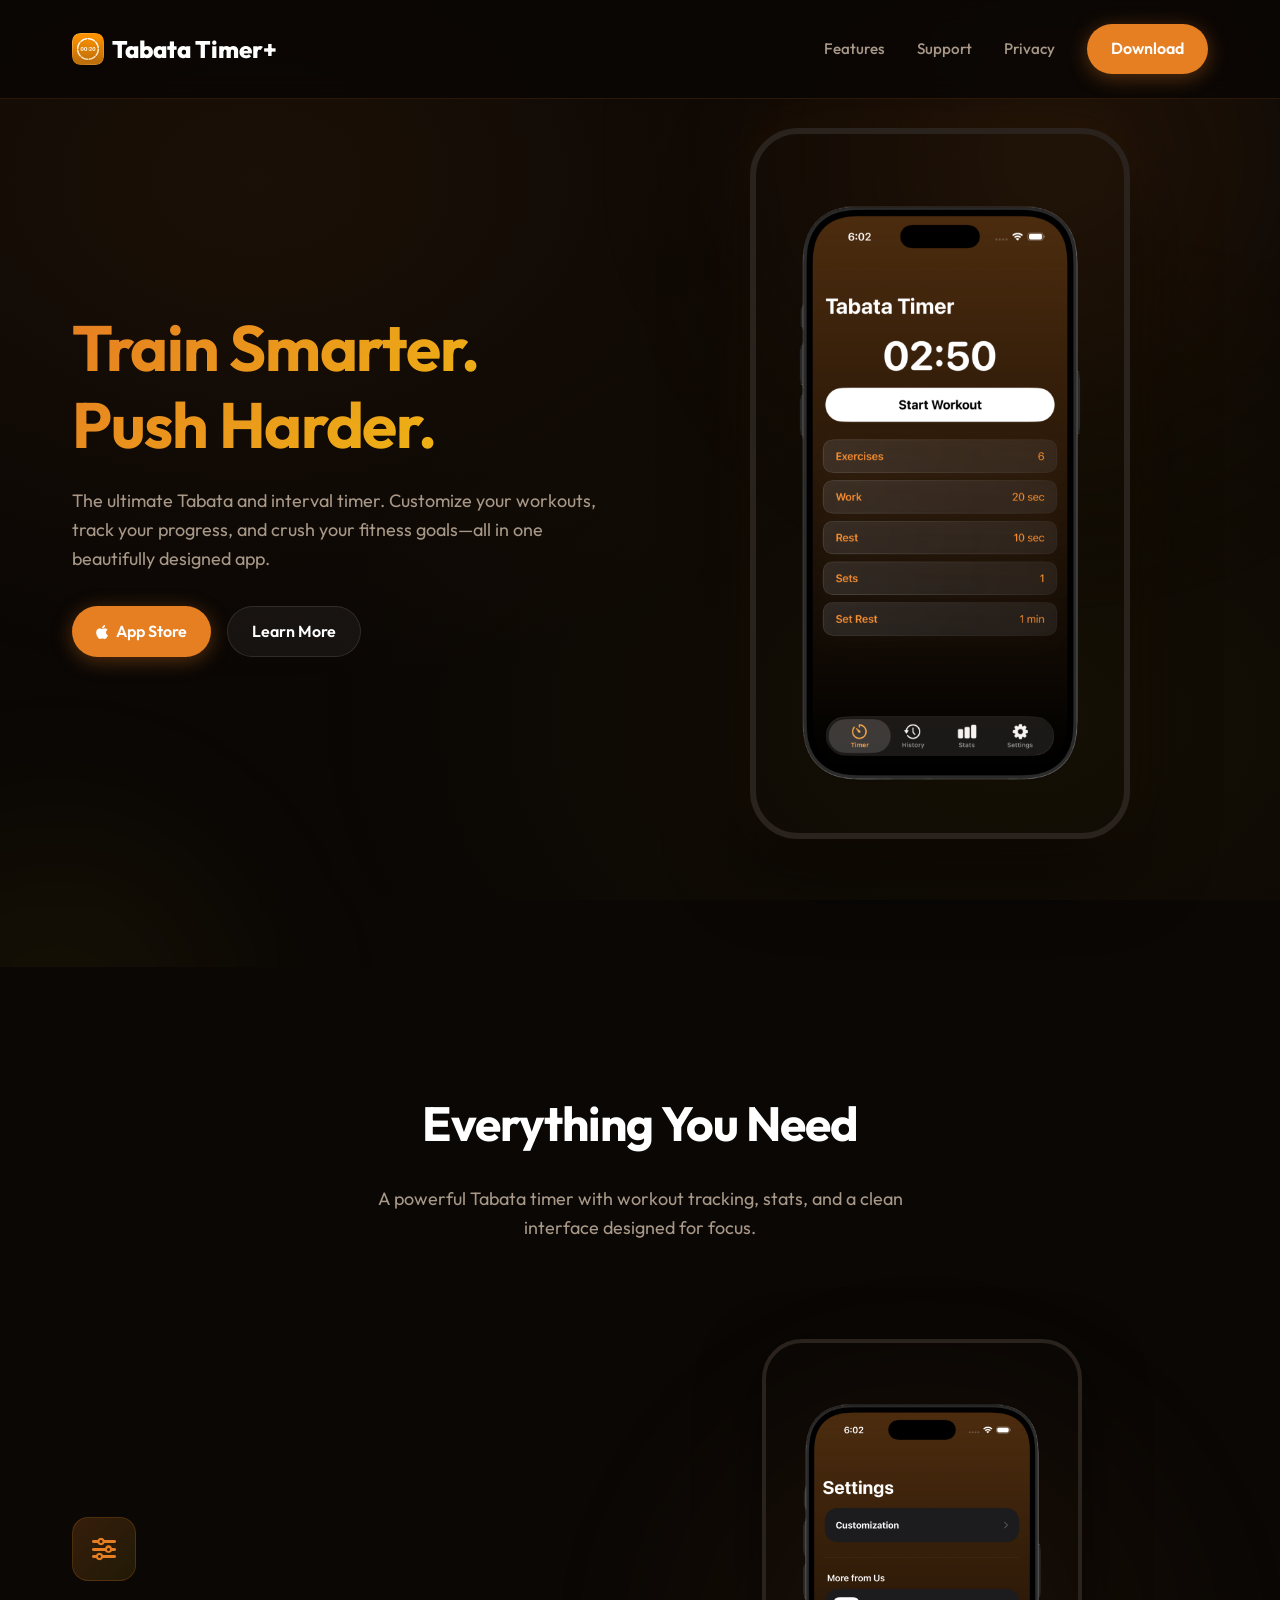
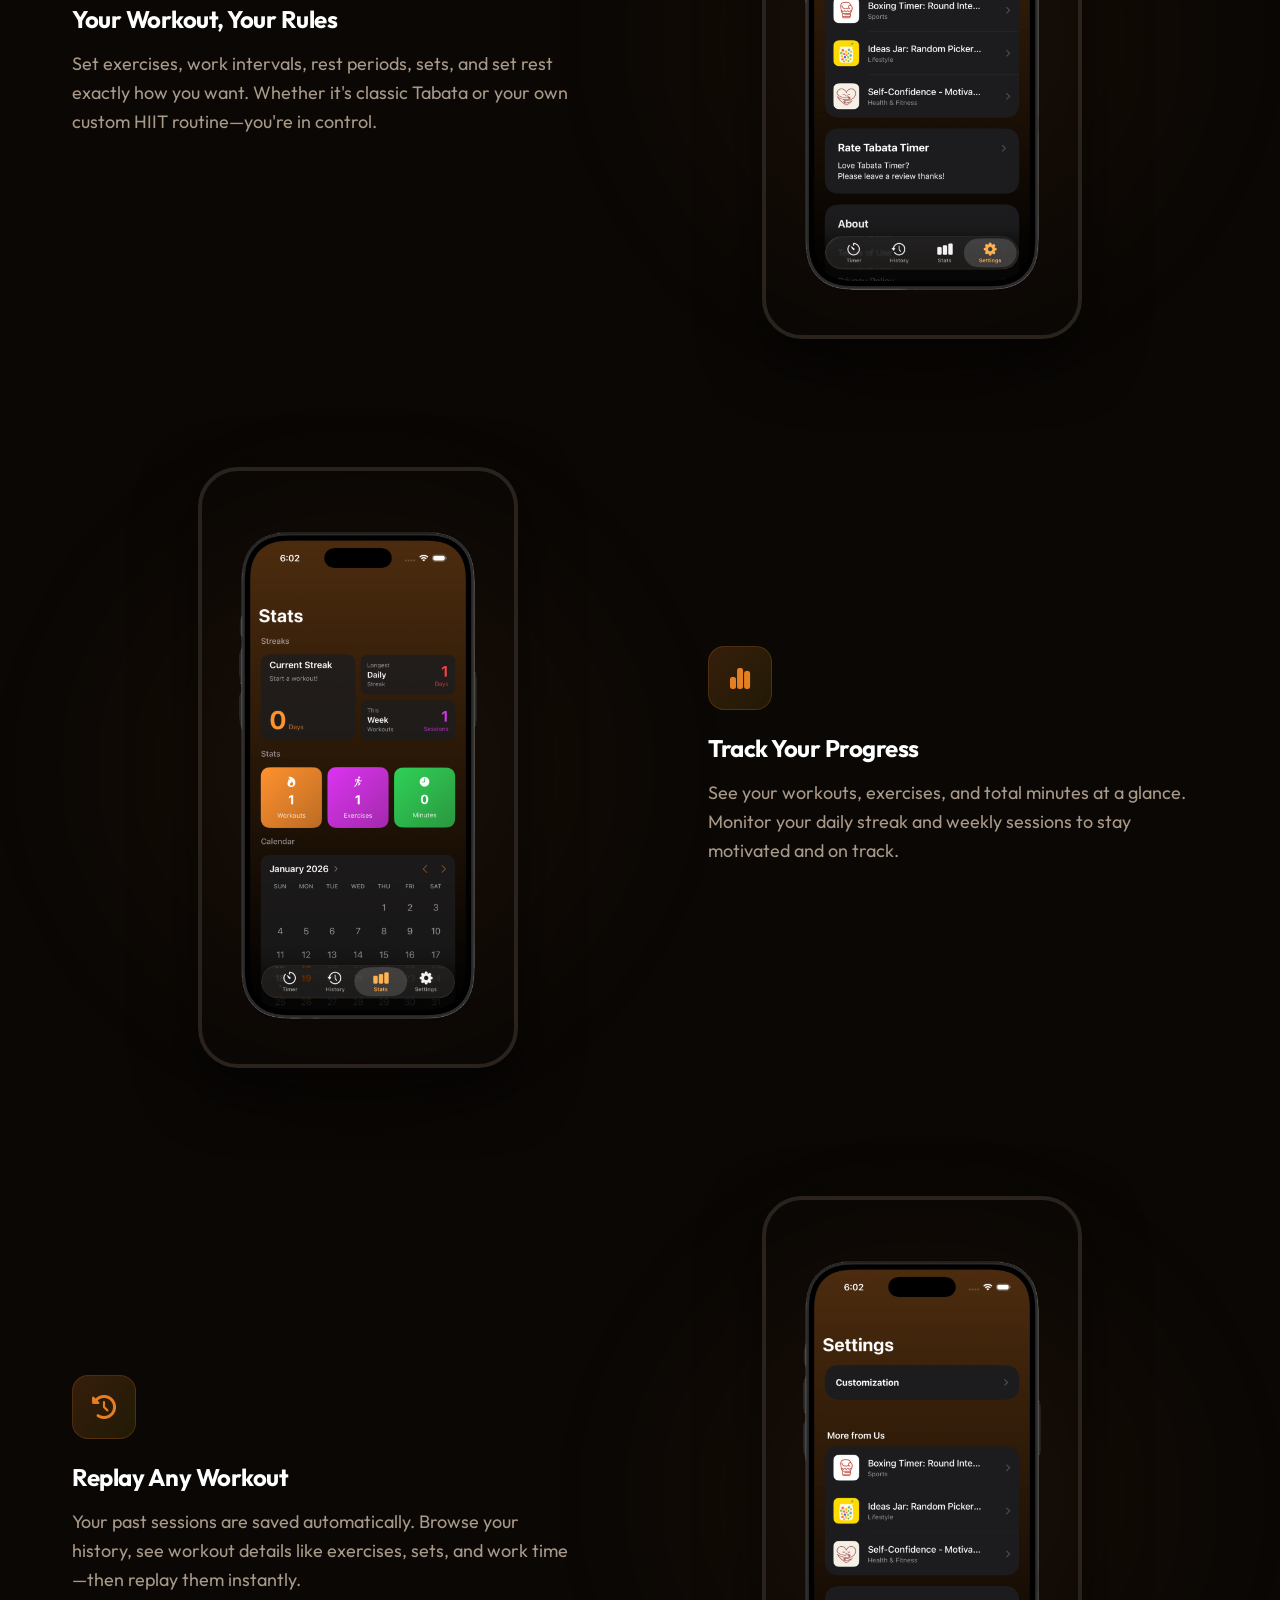
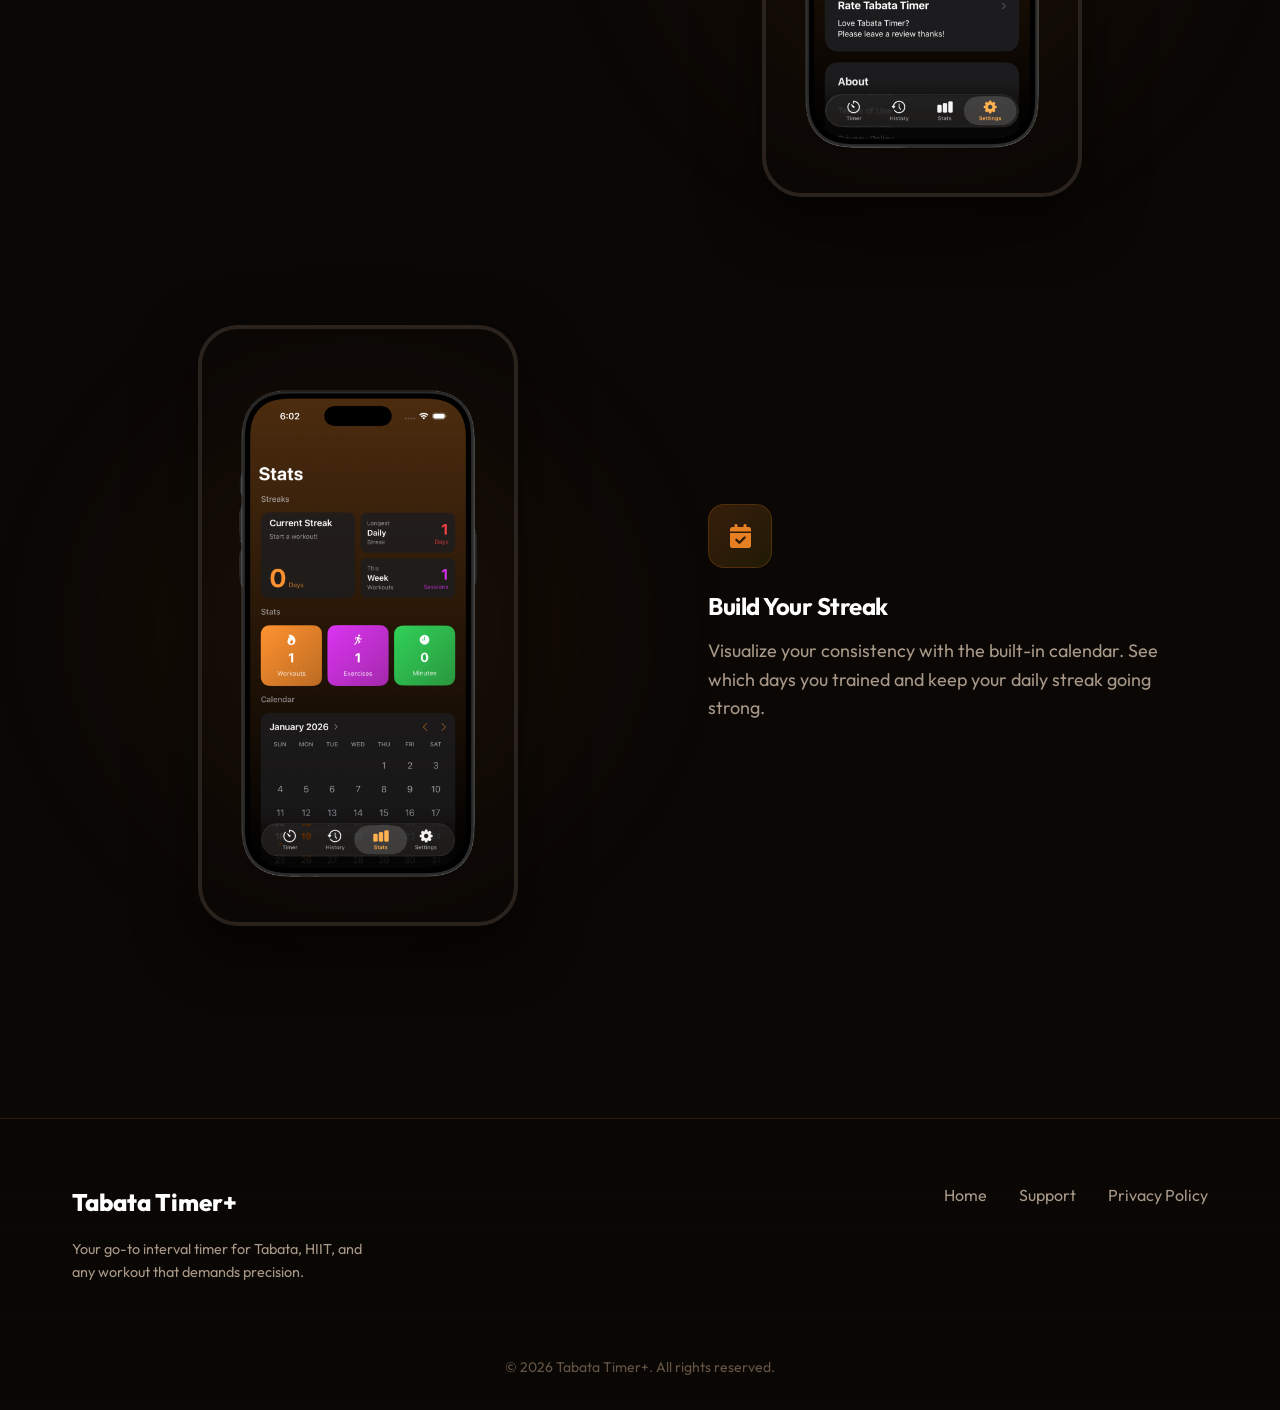
<file: index.html>
<!DOCTYPE html>
<html lang="en">

<head>
    <meta charset="UTF-8">
    <meta name="viewport" content="width=device-width, initial-scale=1.0">
    <title>Tabata Timer+ - HIIT & Interval Training</title>
    <meta name="description"
        content="The ultimate Tabata and HIIT timer for intense workouts. Track exercises, sets, and rest intervals with precision.">
    <link rel="stylesheet" href="style.css">
    <link rel="preconnect" href="https://fonts.googleapis.com">
    <link rel="preconnect" href="https://fonts.gstatic.com" crossorigin>
    <link href="https://fonts.googleapis.com/css2?family=Outfit:wght@400;500;600;700;800&display=swap" rel="stylesheet">
    <link rel="stylesheet" href="https://cdnjs.cloudflare.com/ajax/libs/font-awesome/6.4.0/css/all.min.css">
</head>

<body>

    <nav>
        <div class="container nav-content">
            <a href="index.html" class="logo">
                <img src="images/icon.png" alt="Tabata Timer Icon" class="logo-icon"> Tabata Timer+
            </a>
            <div class="nav-links">
                <a href="#features" class="nav-link">Features</a>
                <a href="support.html" class="nav-link">Support</a>
                <a href="privacy.html" class="nav-link">Privacy</a>
                <a href="https://apps.apple.com/app/tabata-timer-hiit-interval/id6738029219" class="btn btn-primary">Download</a>
            </div>
        </div>
    </nav>

    <main>
        <section class="hero">
            <div class="container hero-content">
                <div class="hero-text">
                    <h1>Train Smarter. Push Harder.</h1>
                    <p>The ultimate Tabata and interval timer. Customize your workouts, track your progress, and crush your fitness goals—all in one beautifully designed app.</p>
                    <div class="hero-buttons">
                        <a href="https://apps.apple.com/app/tabata-timer-hiit-interval/id6738029219" class="btn btn-primary">
                            <i class="fa-brands fa-apple" style="margin-right: 8px;"></i> App Store
                        </a>
                        <a href="#features" class="btn btn-glass">Learn More</a>
                    </div>
                </div>
                <div class="hero-image">
                    <img src="images/hero_mockup.png" alt="Tabata Timer App Interface" class="hero-phone-img">
                </div>
            </div>
        </section>

        <section id="features">
            <div class="container">
                <div style="text-align: center; max-width: 600px; margin: 0 auto 6rem;">
                    <h2>Everything You Need</h2>
                    <p>A powerful Tabata timer with workout tracking, stats, and a clean interface designed for focus.</p>
                </div>

                <!-- Feature 1: Customization -->
                <div class="feature-row">
                    <div class="feature-text">
                        <div class="feature-icon">
                            <i class="fa-solid fa-sliders"></i>
                        </div>
                        <h3>Your Workout, Your Rules</h3>
                        <p>Set exercises, work intervals, rest periods, sets, and set rest exactly how you want. Whether it's classic Tabata or your own custom HIIT routine—you're in control.</p>
                    </div>
                    <div class="feature-visual">
                        <img src="images/customize.png" alt="Customization Screen" class="feature-img">
                    </div>
                </div>

                <!-- Feature 2: Stats (Reversed) -->
                <div class="feature-row reverse">
                    <div class="feature-text">
                        <div class="feature-icon">
                            <i class="fa-solid fa-chart-simple"></i>
                        </div>
                        <h3>Track Your Progress</h3>
                        <p>See your workouts, exercises, and total minutes at a glance. Monitor your daily streak and weekly sessions to stay motivated and on track.</p>
                    </div>
                    <div class="feature-visual">
                        <img src="images/stats.png" alt="Stats Screen" class="feature-img">
                    </div>
                </div>

                <!-- Feature 3: History -->
                <div class="feature-row">
                    <div class="feature-text">
                        <div class="feature-icon">
                            <i class="fa-solid fa-clock-rotate-left"></i>
                        </div>
                        <h3>Replay Any Workout</h3>
                        <p>Your past sessions are saved automatically. Browse your history, see workout details like exercises, sets, and work time—then replay them instantly.</p>
                    </div>
                    <div class="feature-visual">
                        <img src="images/history.png" alt="History Screen" class="feature-img">
                    </div>
                </div>

                <!-- Feature 4: Consistency (Reversed) -->
                <div class="feature-row reverse">
                    <div class="feature-text">
                        <div class="feature-icon">
                            <i class="fa-solid fa-calendar-check"></i>
                        </div>
                        <h3>Build Your Streak</h3>
                        <p>Visualize your consistency with the built-in calendar. See which days you trained and keep your daily streak going strong.</p>
                    </div>
                    <div class="feature-visual">
                        <img src="images/calendar.png" alt="Calendar Screen" class="feature-img">
                    </div>
                </div>

            </div>
        </section>
    </main>

    <footer>
        <div class="container">
            <div class="footer-content">
                <div>
                    <div class="logo" style="margin-bottom: 1rem;">Tabata Timer+</div>
                    <p style="max-width: 300px; font-size: 0.9rem;">
                        Your go-to interval timer for Tabata, HIIT, and any workout that demands precision.
                    </p>
                </div>
                <div class="footer-links">
                    <a href="index.html" class="footer-link">Home</a>
                    <a href="support.html" class="footer-link">Support</a>
                    <a href="privacy.html" class="footer-link">Privacy Policy</a>
                </div>
            </div>
            <div class="copyright">
                &copy; 2026 Tabata Timer+. All rights reserved.
            </div>
        </div>
    </footer>

</body>

</html>
</file>
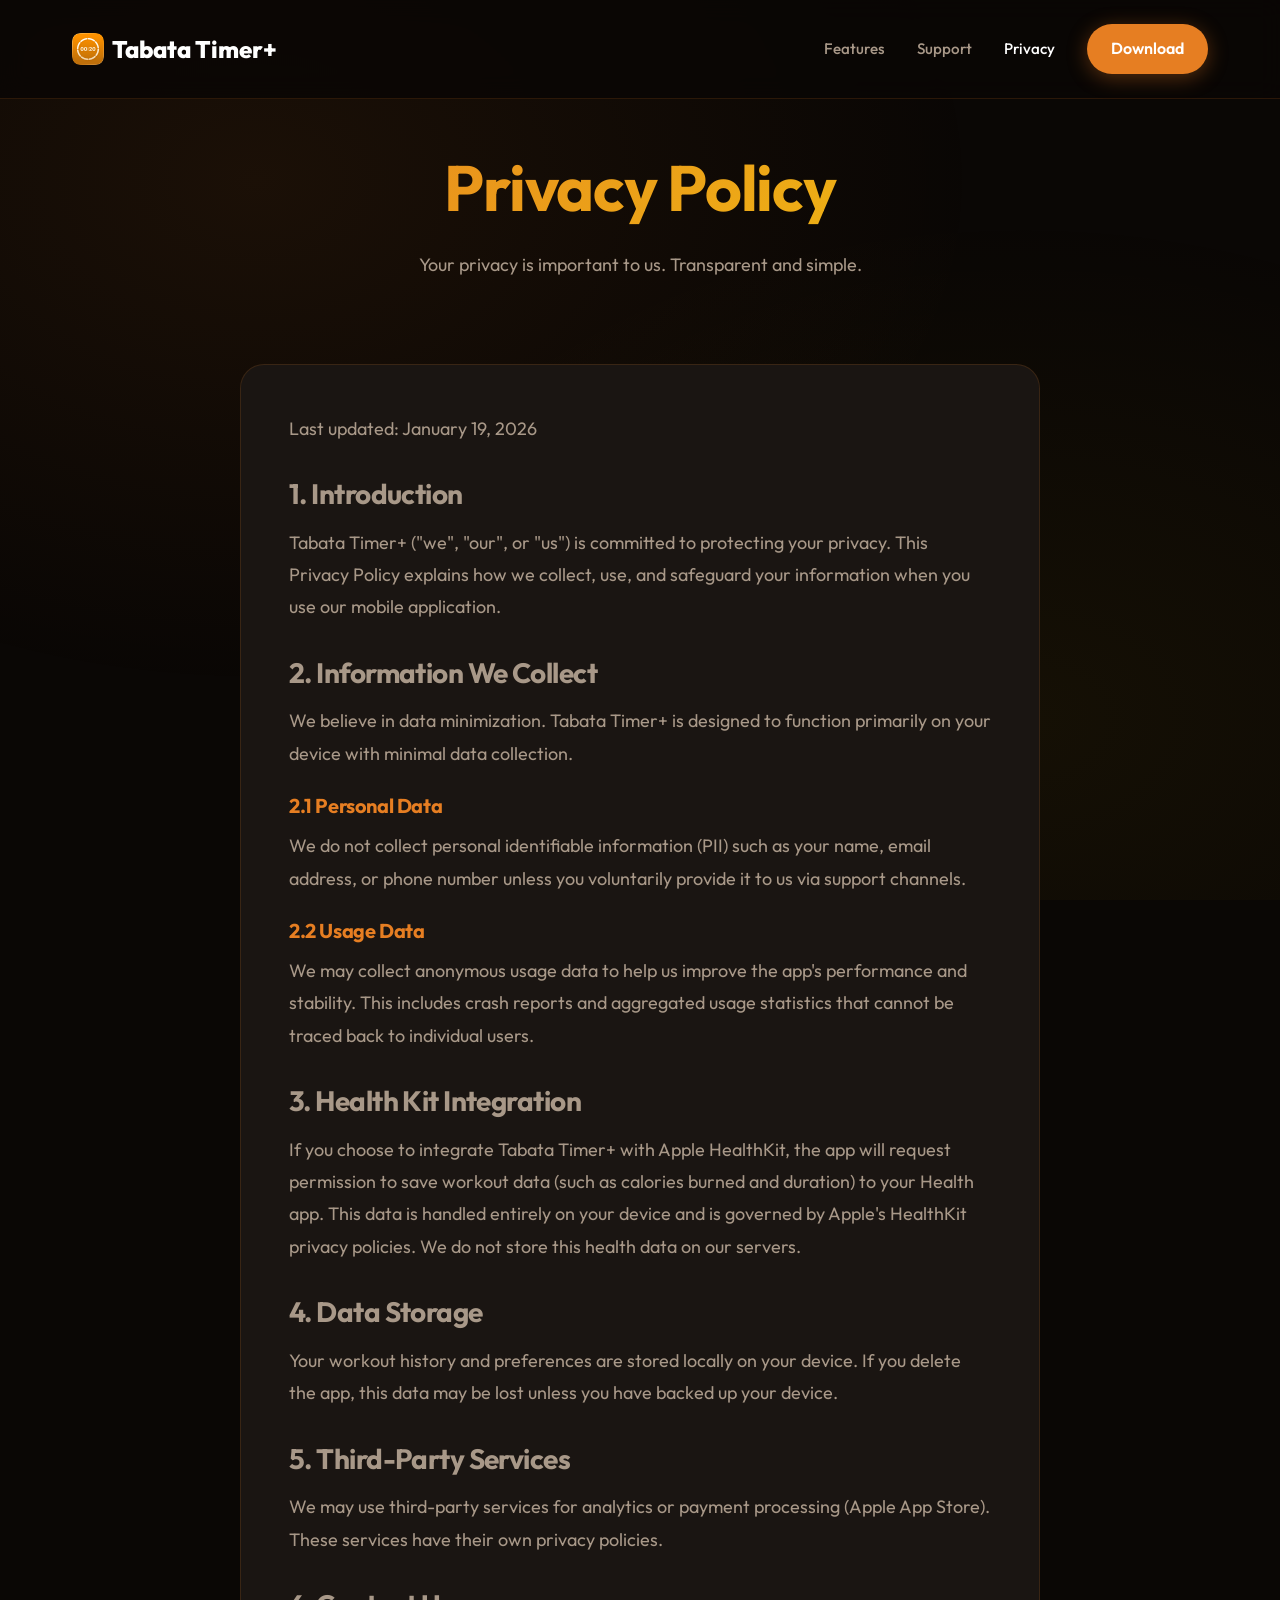
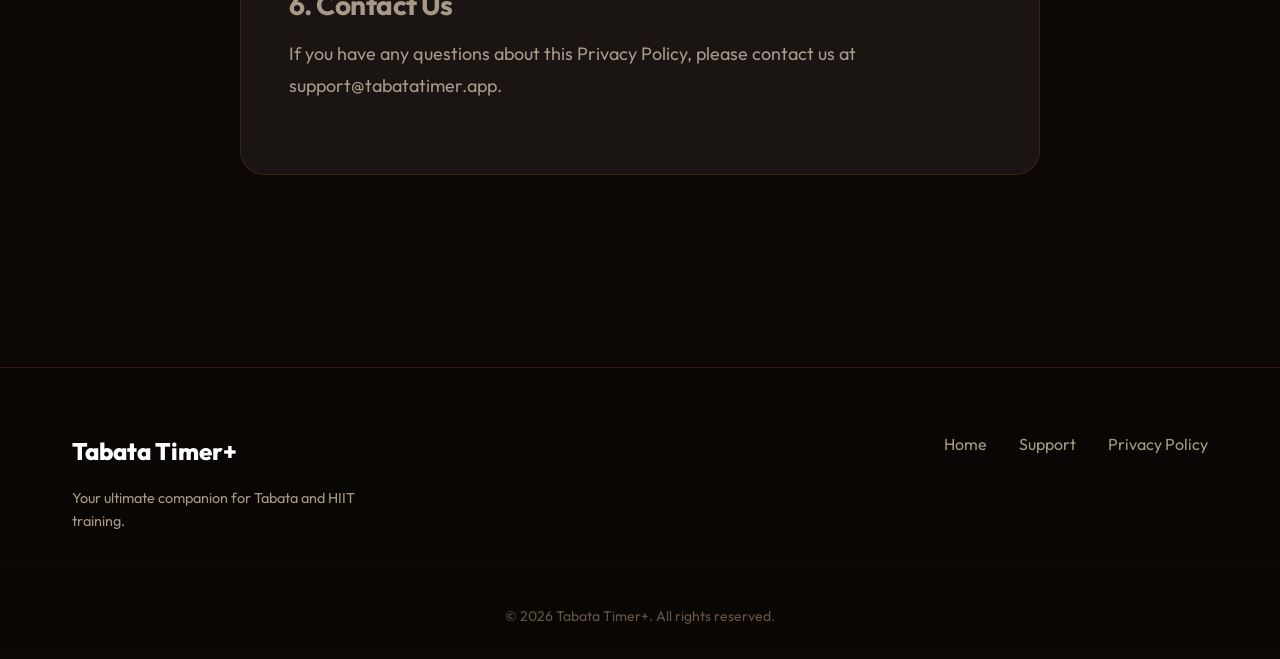
<file: privacy.html>
<!DOCTYPE html>
<html lang="en">

<head>
    <meta charset="UTF-8">
    <meta name="viewport" content="width=device-width, initial-scale=1.0">
    <title>Privacy Policy - Tabata Timer+</title>
    <link rel="stylesheet" href="style.css">
    <link rel="preconnect" href="https://fonts.googleapis.com">
    <link rel="preconnect" href="https://fonts.gstatic.com" crossorigin>
    <link href="https://fonts.googleapis.com/css2?family=Outfit:wght@400;500;600;700;800&display=swap" rel="stylesheet">
    <link rel="stylesheet" href="https://cdnjs.cloudflare.com/ajax/libs/font-awesome/6.4.0/css/all.min.css">
</head>

<body>

    <nav>
        <div class="container nav-content">
            <a href="index.html" class="logo">
                <img src="images/icon.png" alt="Tabata Timer Icon" class="logo-icon"> Tabata Timer+
            </a>
            <div class="nav-links">
                <a href="index.html#features" class="nav-link">Features</a>
                <a href="support.html" class="nav-link">Support</a>
                <a href="privacy.html" class="nav-link active">Privacy</a>
                <a href="https://apps.apple.com/app/tabata-timer-hiit-interval/id6738029219" class="btn btn-primary">Download</a>
            </div>
        </div>
    </nav>

    <main>
        <div class="container page-header">
            <h1>Privacy Policy</h1>
            <p>Your privacy is important to us. Transparent and simple.</p>
        </div>

        <div class="container" style="padding-bottom: 8rem;">
            <div class="content-wrapper">
                <div style="color: var(--text-secondary); line-height: 1.8;">
                    <p>Last updated: January 19, 2026</p>

                    <h2>1. Introduction</h2>
                    <p>Tabata Timer+ ("we", "our", or "us") is committed to protecting your privacy. This Privacy Policy
                        explains how we collect, use, and safeguard your information when you use our mobile
                        application.</p>

                    <h2>2. Information We Collect</h2>
                    <p>We believe in data minimization. Tabata Timer+ is designed to function primarily on your device
                        with minimal data collection.</p>

                    <h3>2.1 Personal Data</h3>
                    <p>We do not collect personal identifiable information (PII) such as your name, email address, or
                        phone number unless you voluntarily provide it to us via support channels.</p>

                    <h3>2.2 Usage Data</h3>
                    <p>We may collect anonymous usage data to help us improve the app's performance and stability. This
                        includes crash reports and aggregated usage statistics that cannot be traced back to individual
                        users.</p>

                    <h2>3. Health Kit Integration</h2>
                    <p>If you choose to integrate Tabata Timer+ with Apple HealthKit, the app will request permission to
                        save workout data (such as calories burned and duration) to your Health app. This data is
                        handled entirely on your device and is governed by Apple's HealthKit privacy policies. We do not
                        store this health data on our servers.</p>

                    <h2>4. Data Storage</h2>
                    <p>Your workout history and preferences are stored locally on your device. If you delete the app,
                        this data may be lost unless you have backed up your device.</p>

                    <h2>5. Third-Party Services</h2>
                    <p>We may use third-party services for analytics or payment processing (Apple App Store). These
                        services have their own privacy policies.</p>

                    <h2>6. Contact Us</h2>
                    <p>If you have any questions about this Privacy Policy, please contact us at support@tabatatimer.app.
                    </p>
                </div>
            </div>
        </div>
    </main>

    <footer>
        <div class="container">
            <div class="footer-content">
                <div>
                    <div class="logo" style="margin-bottom: 1rem;">Tabata Timer+</div>
                    <p style="max-width: 300px; font-size: 0.9rem;">
                        Your ultimate companion for Tabata and HIIT training.
                    </p>
                </div>
                <div class="footer-links">
                    <a href="index.html" class="footer-link">Home</a>
                    <a href="support.html" class="footer-link">Support</a>
                    <a href="privacy.html" class="footer-link">Privacy Policy</a>
                </div>
            </div>
            <div class="copyright">
                &copy; 2026 Tabata Timer+. All rights reserved.
            </div>
        </div>
    </footer>

</body>

</html>
</file>
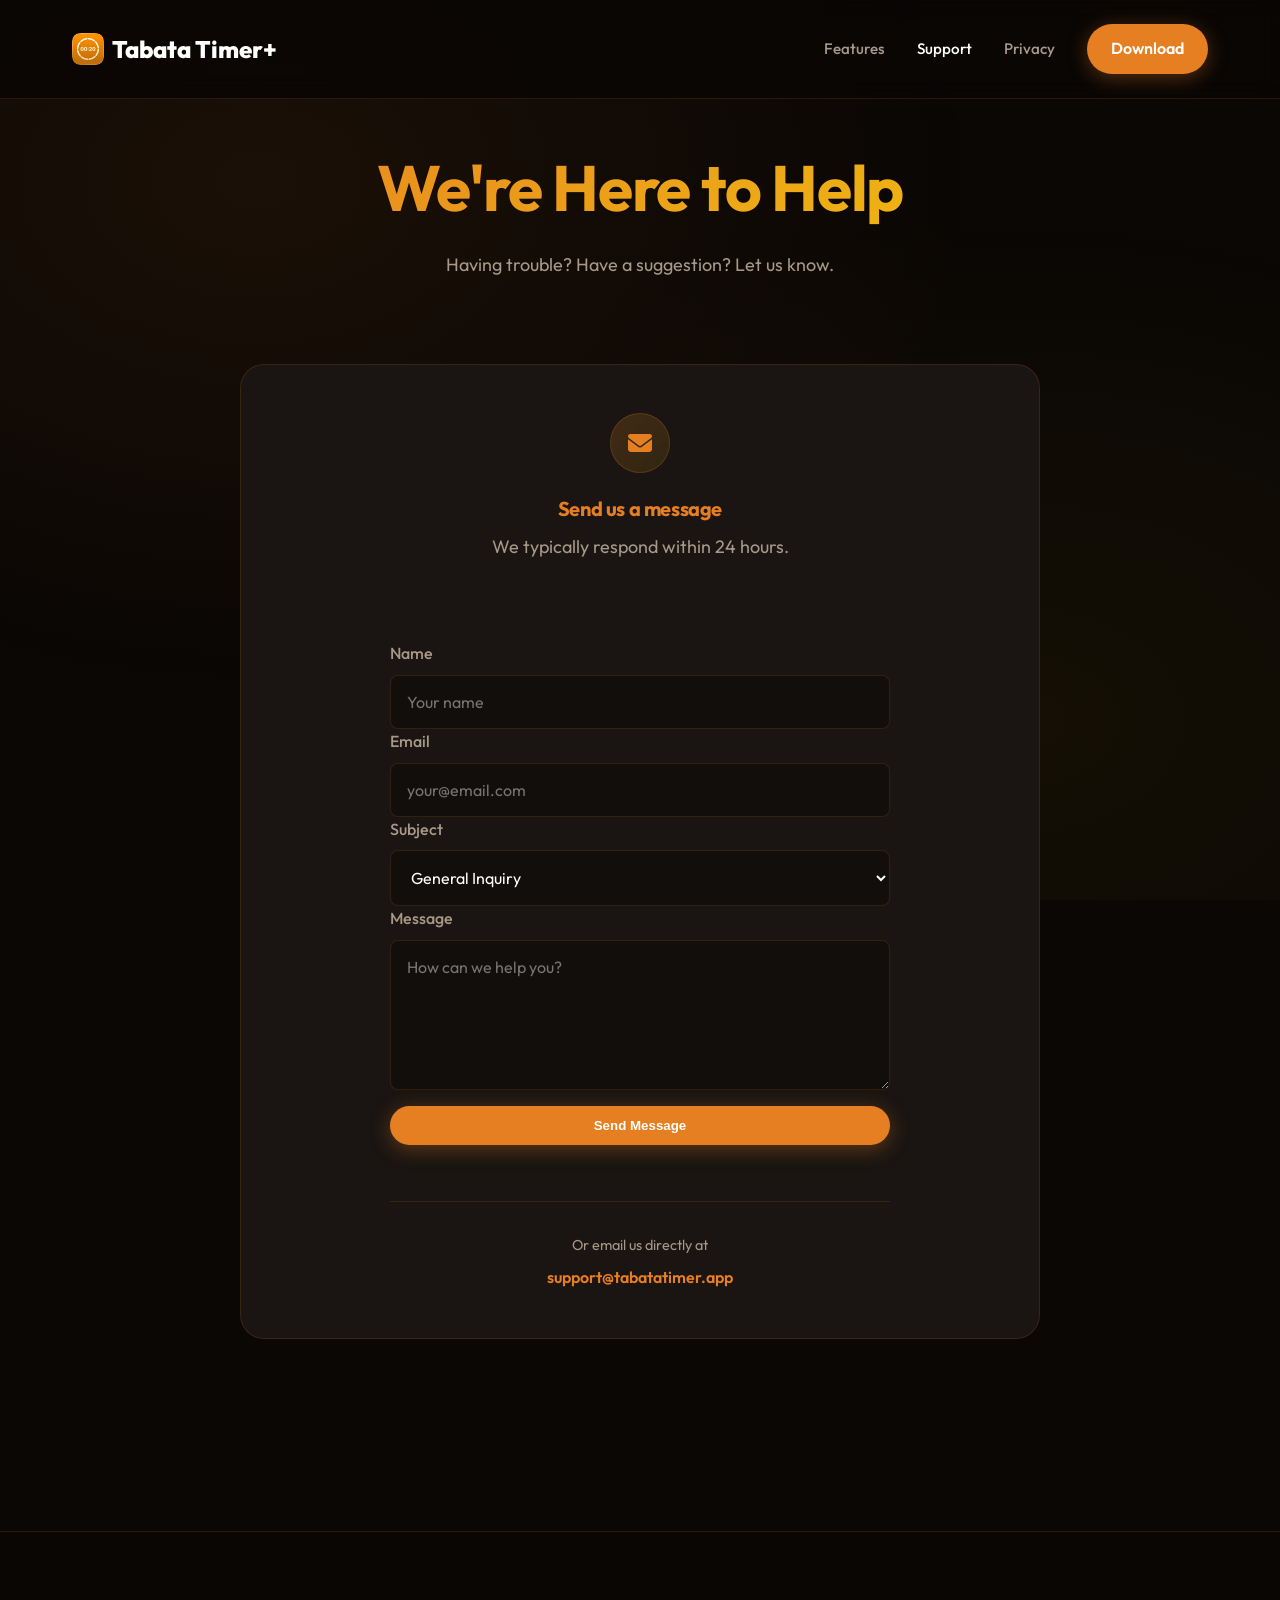
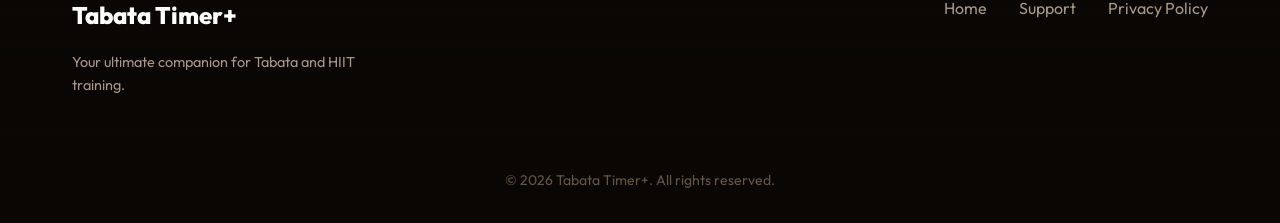
<file: support.html>
<!DOCTYPE html>
<html lang="en">

<head>
    <meta charset="UTF-8">
    <meta name="viewport" content="width=device-width, initial-scale=1.0">
    <title>Support - Tabata Timer+</title>
    <link rel="stylesheet" href="style.css">
    <link rel="preconnect" href="https://fonts.googleapis.com">
    <link rel="preconnect" href="https://fonts.gstatic.com" crossorigin>
    <link href="https://fonts.googleapis.com/css2?family=Outfit:wght@400;500;600;700;800&display=swap" rel="stylesheet">
    <link rel="stylesheet" href="https://cdnjs.cloudflare.com/ajax/libs/font-awesome/6.4.0/css/all.min.css">
</head>

<body>

    <nav>
        <div class="container nav-content">
            <a href="index.html" class="logo">
                <img src="images/icon.png" alt="Tabata Timer Icon" class="logo-icon"> Tabata Timer+
            </a>
            <div class="nav-links">
                <a href="index.html#features" class="nav-link">Features</a>
                <a href="support.html" class="nav-link active">Support</a>
                <a href="privacy.html" class="nav-link">Privacy</a>
                <a href="https://apps.apple.com/app/tabata-timer-hiit-interval/id6738029219" class="btn btn-primary">Download</a>
            </div>
        </div>
    </nav>

    <main>
        <div class="container page-header">
            <h1>We're Here to Help</h1>
            <p>Having trouble? Have a suggestion? Let us know.</p>
        </div>

        <div class="container" style="padding-bottom: 8rem;">
            <div class="content-wrapper">
                <div class="contact-form">
                    <div style="text-align: center; margin-bottom: 2rem;">
                        <div
                            style="width: 60px; height: 60px; background: linear-gradient(135deg, rgba(230, 126, 34, 0.2) 0%, rgba(241, 196, 15, 0.1) 100%); border-radius: 50%; display: flex; align-items: center; justify-content: center; margin: 0 auto 1rem; color: var(--primary-color); font-size: 1.5rem; border: 1px solid rgba(230, 126, 34, 0.2);">
                            <i class="fa-solid fa-envelope"></i>
                        </div>
                        <h3>Send us a message</h3>
                        <p>We typically respond within 24 hours.</p>
                    </div>

                    <form action="mailto:support@tabatatimer.app" method="post" enctype="text/plain">
                        <div class="form-group">
                            <label class="form-label">Name</label>
                            <input type="text" class="form-input" placeholder="Your name">
                        </div>

                        <div class="form-group">
                            <label class="form-label">Email</label>
                            <input type="email" class="form-input" placeholder="your@email.com">
                        </div>

                        <div class="form-group">
                            <label class="form-label">Subject</label>
                            <select class="form-input">
                                <option>General Inquiry</option>
                                <option>Bug Report</option>
                                <option>Feature Request</option>
                                <option>Other</option>
                            </select>
                        </div>

                        <div class="form-group">
                            <label class="form-label">Message</label>
                            <textarea class="form-input" placeholder="How can we help you?"></textarea>
                        </div>

                        <button type="submit" class="btn btn-primary" style="width: 100%; margin-top: 1rem;">Send
                            Message</button>
                    </form>

                    <div
                        style="margin-top: 2rem; border-top: 1px solid var(--glass-border); padding-top: 2rem; text-align: center;">
                        <p style="margin-bottom: 0.5rem; font-size: 0.9rem;">Or email us directly at</p>
                        <a href="mailto:support@tabatatimer.app"
                            style="color: var(--primary-color); font-weight: 600;">support@tabatatimer.app</a>
                    </div>
                </div>
            </div>
        </div>
    </main>

    <footer>
        <div class="container">
            <div class="footer-content">
                <div>
                    <div class="logo" style="margin-bottom: 1rem;">Tabata Timer+</div>
                    <p style="max-width: 300px; font-size: 0.9rem;">
                        Your ultimate companion for Tabata and HIIT training.
                    </p>
                </div>
                <div class="footer-links">
                    <a href="index.html" class="footer-link">Home</a>
                    <a href="support.html" class="footer-link">Support</a>
                    <a href="privacy.html" class="footer-link">Privacy Policy</a>
                </div>
            </div>
            <div class="copyright">
                &copy; 2026 Tabata Timer+. All rights reserved.
            </div>
        </div>
    </footer>

</body>

</html>
</file>
<file: style.css>
:root {
    --bg-color: #0a0705;
    --surface-color: #1a1512;
    --surface-hover: #2a221c;
    --primary-color: #e67e22;
    --primary-hover: #f39c12;
    --text-primary: #ffffff;
    --text-secondary: #a89888;
    --accent-gradient: linear-gradient(135deg, #e67e22 0%, #f1c40f 100%);
    --glass-bg: rgba(26, 21, 18, 0.7);
    --glass-border: rgba(230, 126, 34, 0.15);
    --radius-lg: 24px;
    --radius-md: 16px;
    --radius-sm: 8px;
    --font-main: 'Outfit', -apple-system, BlinkMacSystemFont, sans-serif;
    --container-width: 1200px;
    --transition: all 0.3s cubic-bezier(0.4, 0, 0.2, 1);
}

* {
    margin: 0;
    padding: 0;
    box-sizing: border-box;
}

body {
    background-color: var(--bg-color);
    color: var(--text-primary);
    font-family: var(--font-main);
    line-height: 1.6;
    overflow-x: hidden;
    -webkit-font-smoothing: antialiased;
}

/* Subtle warm gradient background */
body::before {
    content: '';
    position: fixed;
    top: 0;
    left: 0;
    right: 0;
    bottom: 0;
    background: 
        radial-gradient(ellipse at 20% 20%, rgba(230, 126, 34, 0.08) 0%, transparent 50%),
        radial-gradient(ellipse at 80% 80%, rgba(241, 196, 15, 0.05) 0%, transparent 50%);
    z-index: -1;
    pointer-events: none;
}

/* Typography */
h1,
h2,
h3,
h4,
h5,
h6 {
    line-height: 1.2;
    font-weight: 700;
    letter-spacing: -0.02em;
}

h1 {
    font-size: clamp(3rem, 5vw, 4.5rem);
    background: var(--accent-gradient);
    background-clip: text;
    -webkit-background-clip: text;
    -webkit-text-fill-color: transparent;
    margin-bottom: 1.5rem;
}

h2 {
    font-size: clamp(2rem, 4vw, 3rem);
    margin-bottom: 2rem;
}

h3 {
    font-size: 1.5rem;
    margin-bottom: 1rem;
}

p {
    color: var(--text-secondary);
    font-size: 1.125rem;
    margin-bottom: 1.5rem;
}

a {
    text-decoration: none;
    color: inherit;
    transition: var(--transition);
}

/* Layout */
.container {
    max-width: var(--container-width);
    margin: 0 auto;
    padding: 0 2rem;
}

/* Navigation */
nav {
    position: fixed;
    top: 0;
    left: 0;
    right: 0;
    padding: 1.5rem 0;
    z-index: 100;
    backdrop-filter: blur(12px);
    -webkit-backdrop-filter: blur(12px);
    border-bottom: 1px solid var(--glass-border);
    background: rgba(10, 7, 5, 0.85);
}

.nav-content {
    display: flex;
    justify-content: space-between;
    align-items: center;
}

.logo {
    font-size: 1.5rem;
    font-weight: 800;
    color: var(--text-primary);
    display: flex;
    align-items: center;
    gap: 0.5rem;
}

.logo i {
    color: var(--primary-color);
}

.logo-icon {
    width: 32px;
    height: 32px;
    border-radius: 8px;
    object-fit: cover;
}

.nav-links {
    display: flex;
    gap: 2rem;
    align-items: center;
}

.nav-link {
    color: var(--text-secondary);
    font-weight: 500;
    font-size: 0.95rem;
}

.nav-link:hover,
.nav-link.active {
    color: var(--text-primary);
}

.btn {
    display: inline-flex;
    align-items: center;
    justify-content: center;
    padding: 0.75rem 1.5rem;
    border-radius: 100px;
    font-weight: 600;
    background: var(--surface-color);
    border: 1px solid var(--glass-border);
    color: var(--text-primary);
    cursor: pointer;
}

.btn-primary {
    background: var(--primary-color);
    border: none;
    box-shadow: 0 4px 20px rgba(230, 126, 34, 0.35);
}

.btn-primary:hover {
    background: var(--primary-hover);
    transform: translateY(-2px);
    box-shadow: 0 8px 30px rgba(230, 126, 34, 0.45);
}

.btn-glass {
    background: rgba(255, 255, 255, 0.05);
    border: 1px solid rgba(255, 255, 255, 0.1);
}

.btn-glass:hover {
    background: rgba(255, 255, 255, 0.1);
    border-color: rgba(230, 126, 34, 0.3);
}

/* Sections */
section {
    padding: 8rem 0;
}

.hero {
    min-height: 100vh;
    display: flex;
    align-items: center;
    position: relative;
    overflow: hidden;
}

.hero::before {
    content: '';
    position: absolute;
    top: -20%;
    right: -10%;
    width: 700px;
    height: 700px;
    background: radial-gradient(circle, rgba(230, 126, 34, 0.15) 0%, transparent 70%);
    filter: blur(100px);
    z-index: -1;
}

.hero::after {
    content: '';
    position: absolute;
    bottom: -30%;
    left: -15%;
    width: 500px;
    height: 500px;
    background: radial-gradient(circle, rgba(241, 196, 15, 0.08) 0%, transparent 70%);
    filter: blur(80px);
    z-index: -1;
}

.hero-content {
    display: grid;
    grid-template-columns: 1fr 1fr;
    gap: 4rem;
    align-items: center;
}

.hero-text {
    max-width: 600px;
}

.hero-buttons {
    display: flex;
    gap: 1rem;
    margin-top: 2rem;
}

.hero-image {
    position: relative;
}

.hero-mockup {
    width: 100%;
    max-width: 350px;
    margin: 0 auto;
    border-radius: 40px;
    border: 8px solid #2a2a2a;
    box-shadow: 0 20px 50px rgba(0, 0, 0, 0.5);
    display: block;
    aspect-ratio: 9/19.5;
    background: #1a1a1a;
    overflow: hidden;
}

/* Features */
.feature-row {
    display: flex;
    align-items: center;
    justify-content: space-between;
    gap: 4rem;
    margin-bottom: 8rem;
}

.feature-row:last-child {
    margin-bottom: 0;
}

.feature-row.reverse {
    flex-direction: row-reverse;
}

.feature-text {
    flex: 1;
    max-width: 500px;
}

.feature-icon {
    width: 64px;
    height: 64px;
    background: linear-gradient(135deg, rgba(230, 126, 34, 0.2) 0%, rgba(241, 196, 15, 0.1) 100%);
    border-radius: 16px;
    display: flex;
    align-items: center;
    justify-content: center;
    margin-bottom: 1.5rem;
    font-size: 1.5rem;
    color: var(--primary-color);
    border: 1px solid rgba(230, 126, 34, 0.2);
}

.feature-visual {
    flex: 1;
    display: flex;
    justify-content: center;
    position: relative;
}

.feature-visual::before {
    content: '';
    position: absolute;
    top: 50%;
    left: 50%;
    transform: translate(-50%, -50%);
    width: 120%;
    height: 120%;
    background: radial-gradient(circle, rgba(230, 126, 34, 0.08) 0%, transparent 70%);
    z-index: -1;
    filter: blur(40px);
}

.feature-img {
    width: 100%;
    max-width: 320px;
    border-radius: 40px;
    border: 4px solid #2a221c;
    box-shadow: 0 20px 60px rgba(0, 0, 0, 0.6);
    transition: var(--transition);
}

.feature-row:hover .feature-img {
    transform: translateY(-10px);
    box-shadow: 0 30px 80px rgba(230, 126, 34, 0.15);
    border-color: #3a322c;
}

.hero-phone-img {
    width: 100%;
    max-width: 380px;
    border-radius: 48px;
    border: 6px solid #2a221c;
    box-shadow: 0 25px 80px rgba(0, 0, 0, 0.7), 0 0 60px rgba(230, 126, 34, 0.1);
    display: block;
    margin: 0 auto;
    animation: float 6s ease-in-out infinite;
}

@keyframes float {
    0% {
        transform: translateY(0px);
    }

    50% {
        transform: translateY(-15px);
    }

    100% {
        transform: translateY(0px);
    }
}

/* Mobile Adjustments */
@media (max-width: 768px) {

    .feature-row,
    .feature-row.reverse {
        flex-direction: column;
        text-align: center;
        gap: 3rem;
    }

    .feature-text {
        margin: 0 auto;
    }

    .feature-icon {
        margin: 0 auto 1.5rem;
    }

    .hero-phone-img {
        max-width: 300px;
        margin-top: 3rem;
    }
}

/* Footer */
footer {
    border-top: 1px solid var(--glass-border);
    padding: 4rem 0 2rem;
    margin-top: 4rem;
    background: linear-gradient(180deg, transparent 0%, rgba(10, 7, 5, 1) 100%);
}

.footer-content {
    display: grid;
    grid-template-columns: 1fr auto;
    gap: 2rem;
    margin-bottom: 3rem;
}

.footer-links {
    display: flex;
    gap: 2rem;
}

.footer-link {
    color: var(--text-secondary);
}

.footer-link:hover {
    color: var(--primary-color);
}

.copyright {
    text-align: center;
    color: #665544;
    font-size: 0.875rem;
}

/* Pages (Privacy, Support) */
.page-header {
    padding-top: 150px;
    padding-bottom: 60px;
    text-align: center;
}

.content-wrapper {
    max-width: 800px;
    margin: 0 auto;
    background: var(--surface-color);
    padding: 3rem;
    border-radius: var(--radius-lg);
    border: 1px solid var(--glass-border);
}

.content-wrapper h2 {
    font-size: 1.75rem;
    margin-top: 2rem;
    margin-bottom: 1rem;
}

.content-wrapper h3 {
    font-size: 1.25rem;
    margin-top: 1.5rem;
    margin-bottom: 0.75rem;
    color: var(--primary-color);
}

.contact-form {
    display: grid;
    gap: 1.5rem;
    max-width: 500px;
    margin: 0 auto;
}

.form-group {
    display: grid;
    gap: 0.5rem;
}

.form-label {
    font-weight: 500;
    color: var(--text-secondary);
}

.form-input {
    background: rgba(0, 0, 0, 0.3);
    border: 1px solid var(--glass-border);
    padding: 1rem;
    border-radius: var(--radius-sm);
    color: var(--text-primary);
    font-family: inherit;
    font-size: 1rem;
    transition: var(--transition);
}

.form-input:focus {
    outline: none;
    border-color: var(--primary-color);
    box-shadow: 0 0 0 3px rgba(230, 126, 34, 0.15);
}

textarea.form-input {
    min-height: 150px;
    resize: vertical;
}

/* Mobile */
@media (max-width: 768px) {
    h1 {
        font-size: 2.5rem;
    }

    .hero-content {
        grid-template-columns: 1fr;
        text-align: center;
    }

    .hero-buttons {
        justify-content: center;
    }

    .nav-links {
        display: none;
    }

    .hero-mockup {
        margin-top: 3rem;
    }

    .footer-content {
        grid-template-columns: 1fr;
        text-align: center;
        gap: 2rem;
    }

    .footer-links {
        justify-content: center;
        flex-direction: column;
        gap: 1rem;
    }

    .content-wrapper {
        padding: 2rem 1.5rem;
    }
}
</file>
